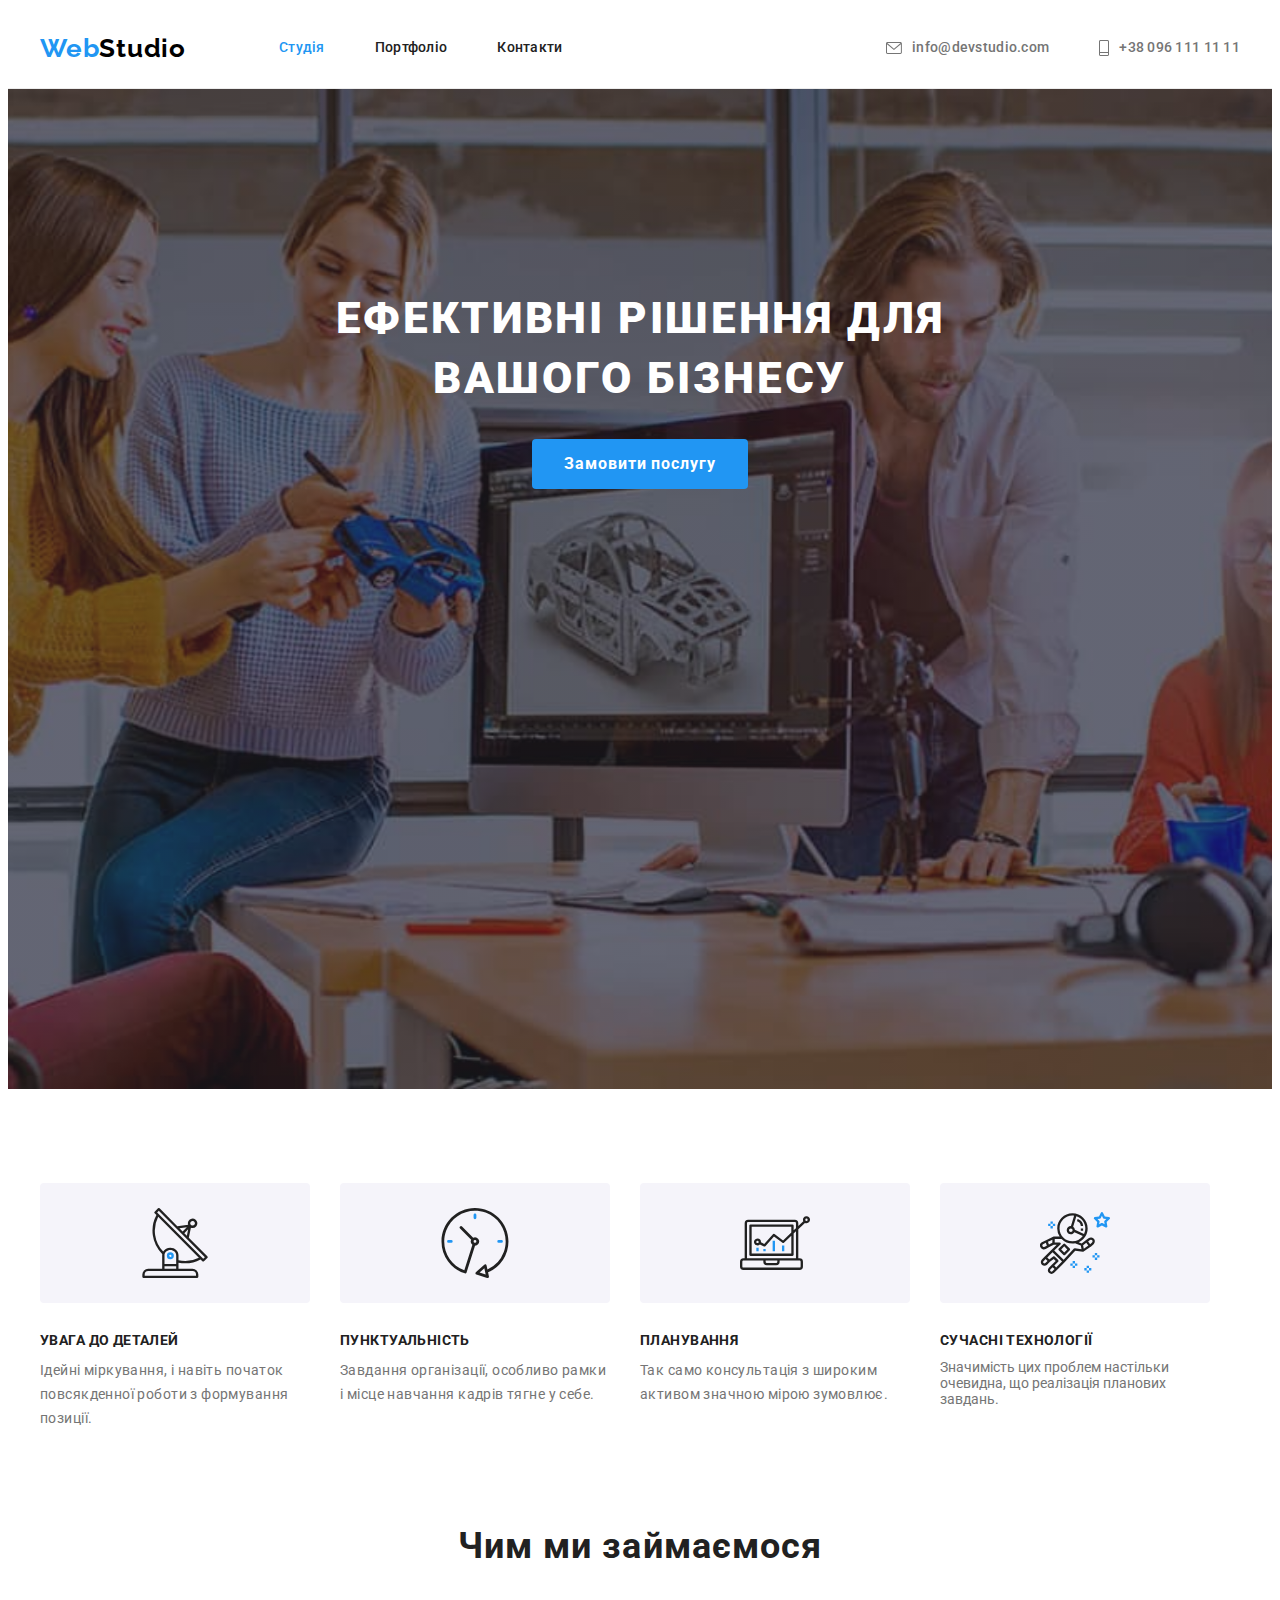
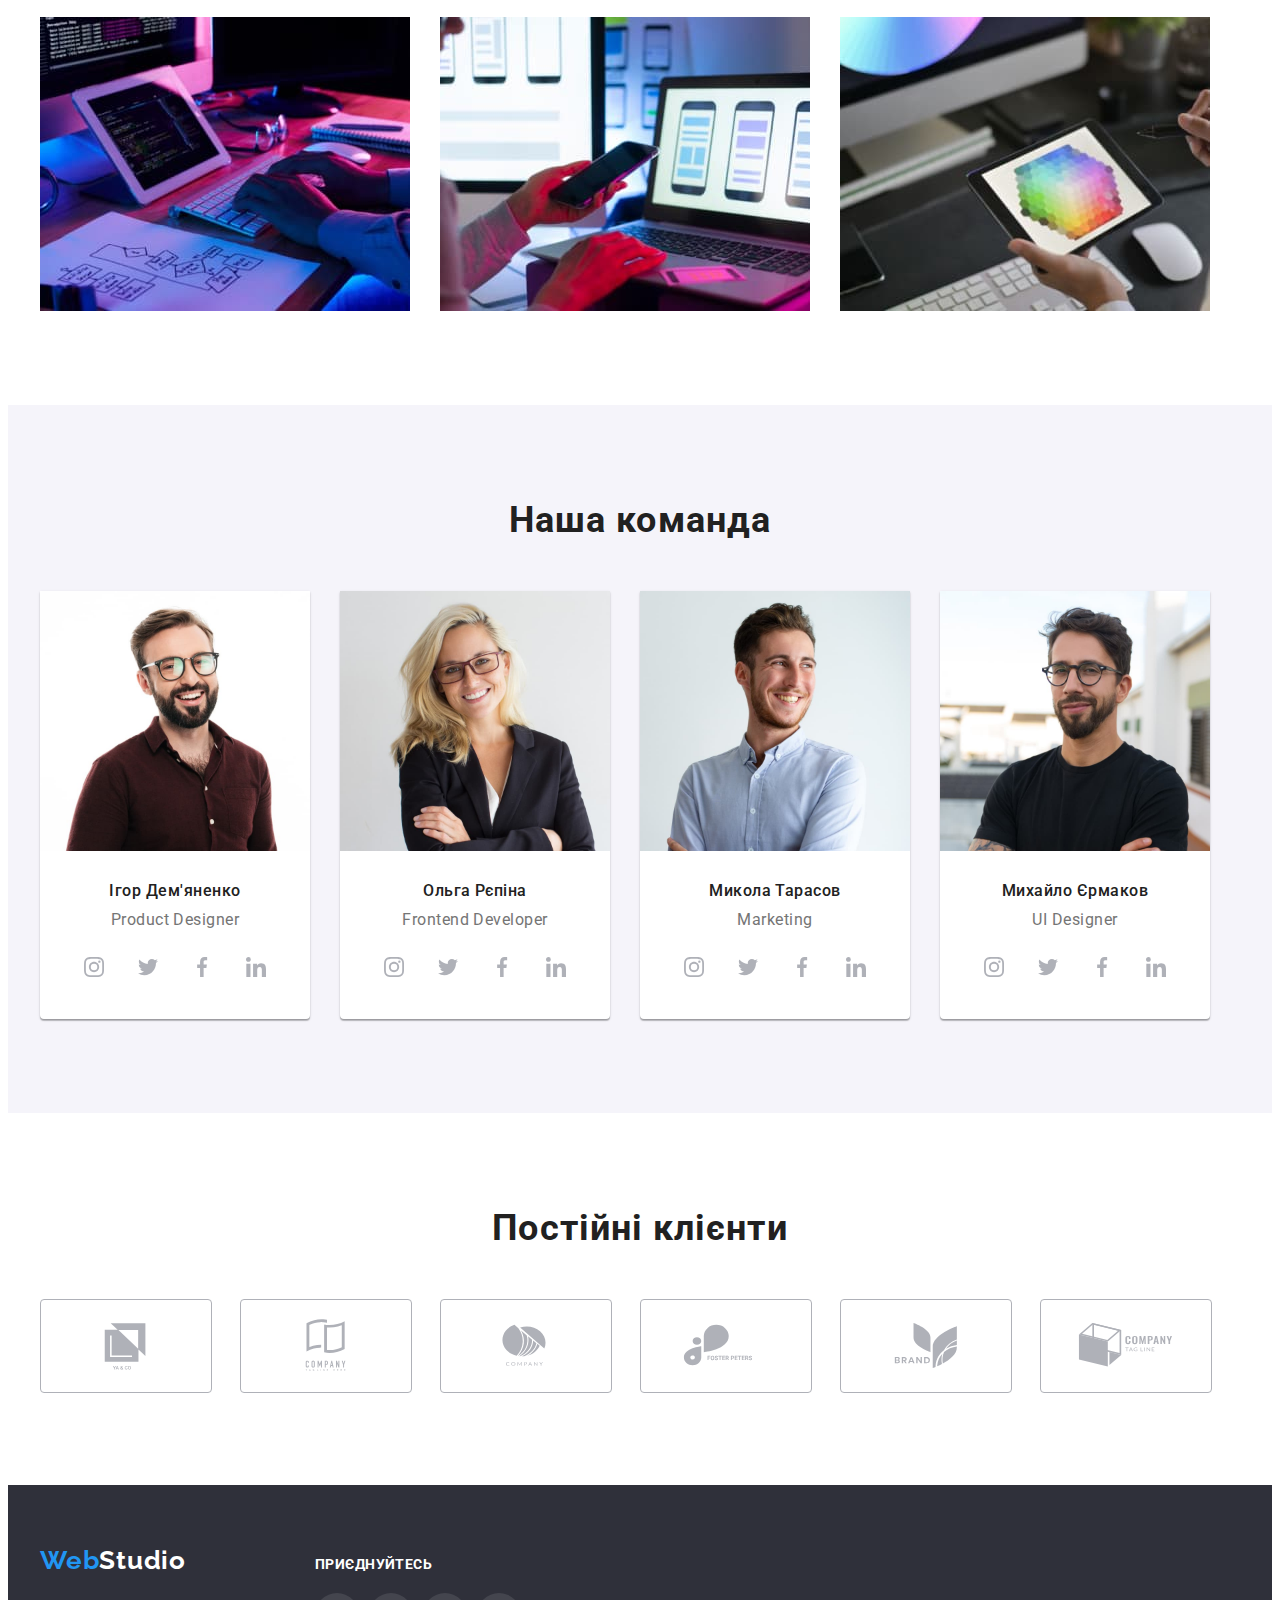
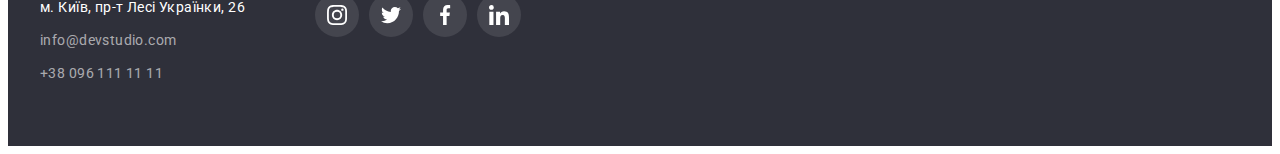
<file: index.html>
<!DOCTYPE html>
<html lang="uk">
  <head>
    <meta charset="UTF-8" />
    <meta http-equiv="X-UA-Compatible" content="IE=edge" />
    <meta name="viewport" content="width=device-width, initial-scale=1.0" />
    <title>WebStudio</title>
    <link rel="preconnect" href="https://fonts.googleapis.com" />
    <link rel="preconnect" href="https://fonts.gstatic.com" crossorigin />
    <link
      href="https://fonts.googleapis.com/css2?family=Raleway:wght@700&family=Roboto:wght@400;500;700;900&display=swap"
      rel="stylesheet"
    />
    <link
      rel="stylesheet"
      href="https://cdnjs.cloudflare.com/ajax/libs/modern-normalize/1.1.0/modern-normalize.min.css"
      integrity="sha512-wpPYUAdjBVSE4KJnH1VR1HeZfpl1ub8YT/NKx4PuQ5NmX2tKuGu6U/JRp5y+Y8XG2tV+wKQpNHVUX03MfMFn9Q=="
      crossorigin="anonymous"
      referrerpolicy="no-referrer"
    />
    <link rel="stylesheet" href="./css/styles.css" />
  </head>
  <body>
    <header class="header">
      <div class="container">
        <nav class="header-navigation">
          <a class="header-logo" href="./index.html"
            >Web<span class="right-part">Studio</span></a
          >
          <ul class="site-nav list">
            <li class="nav-item">
              <a class="nav-link current" href="./index.html">Студія</a>
            </li>
            <li class="nav-item">
              <a class="nav-link" href="./portfolio.html">Портфоліо</a>
            </li>
            <li class="nav-item">
              <a class="nav-link" href="#">Контакти</a>
            </li>
          </ul>
        </nav>
        <ul class="contact-list list">
          <li class="item">
            <a class="link" href="mailto:info@devstudio.com"
              ><svg class="icon" width="16" height="12">
                <use href="./images/icons.svg#icon-email"></use></svg
              >info@devstudio.com</a
            >
          </li>
          <li class="item">
            <a class="link" href="tel:+380961111111"
              ><svg class="icon" width="10" height="16">
                <use href="./images/icons.svg#icon-phone"></use></svg
              >+38 096 111 11 11</a
            >
          </li>
        </ul>
      </div>
    </header>
    <main>
      <section class="hero">
        <div class="container">
          <h1 class="hero-title">Ефективні рішення для вашого бізнесу</h1>
          <button class="hero-btn" type="button">Замовити послугу</button>
        </div>
      </section>
      <section class="features section">
        <div class="container">
          <h2 class="section-title visually-hidden">Особливості</h2>
          <ul class="features-list list">
            <li class="feature-item">
              <div class="feature-icon-wrap">
                <svg class="feature-icon" width="70" height="70">
                  <use href="./images/icons.svg#icon-antenna"></use>
                </svg>
              </div>
              <h3 class="feature-title">Увага до деталей</h3>
              <p class="feature-descr">
                Ідейні міркування, і навіть початок повсякденної роботи з
                формування позиції.
              </p>
            </li>
            <li class="feature-item">
              <div class="feature-icon-wrap">
                <svg class="feature-icon" width="70" height="70">
                  <use href="./images/icons.svg#icon-clock"></use>
                </svg>
              </div>
              <h3 class="feature-title">Пунктуальність</h3>
              <p class="feature-descr">
                Завдання організації, особливо рамки і місце навчання кадрів
                тягне у себе.
              </p>
            </li>
            <li class="feature-item">
              <div class="feature-icon-wrap">
                <svg class="feature-icon" width="70" height="70">
                  <use href="./images/icons.svg#icon-diagram"></use>
                </svg>
              </div>
              <h3 class="feature-title">Планування</h3>
              <p class="feature-descr">
                Так само консультація з широким активом значною мірою зумовлює.
              </p>
            </li>
            <li class="feature-item">
              <div class="feature-icon-wrap">
                <svg class="feature-icon" width="70" height="70">
                  <use href="./images/icons.svg#icon-astronaut"></use>
                </svg>
              </div>
              <h3 class="feature-title">Сучасні технології</h3>
              <p>
                Значимість цих проблем настільки очевидна, що реалізація
                планових завдань.
              </p>
            </li>
          </ul>
        </div>
      </section>
      <section class="section-work section">
        <div class="container">
          <h2 class="section-title">Чим ми займаємося</h2>
          <ul class="work-list list">
            <li class="work-item">
              <img
                src="./images/type-work-1.jpg"
                alt="Складання алгоритму роботи"
                width="370"
              />
            </li>
            <li class="work-item">
              <img
                src="./images/type-work-2.jpg"
                alt="Мобільні пристрої"
                width="370"
              />
            </li>
            <li class="work-item">
              <img src="./images/type-work-3.jpg" alt="Планшети" width="370" />
            </li>
          </ul>
        </div>
      </section>
      <section class="section-command section">
        <div class="container">
          <h2 class="section-title">Наша команда</h2>
          <ul class="members-list list">
            <li class="member-item">
              <img
                class="member-img"
                src="./images/member-1.jpg"
                alt="Ігор Дем'яненко"
                width="270"
              />
              <div class="member-info">
                <h3 class="member-title">Ігор Дем'яненко</h3>
                <p class="member-descr" lang="en">Product Designer</p>
                <ul class="member-icons list">
                  <li class="member-icon-item">
                    <a class="member-icon-link" href="#">
                      <svg class="member-icon">
                        <use href="./images/icons.svg#icon-instagram"></use>
                      </svg>
                    </a>
                  </li>
                  <li class="member-icon-item">
                    <a class="member-icon-link" href="#">
                      <svg class="member-icon">
                        <use href="./images/icons.svg#icon-twitter"></use>
                      </svg>
                    </a>
                  </li>
                  <li class="member-icon-item">
                    <a class="member-icon-link" href="#">
                      <svg class="member-icon">
                        <use href="./images/icons.svg#icon-facebook"></use>
                      </svg>
                    </a>
                  </li>
                  <li class="member-icon-item">
                    <a class="member-icon-link" href="#">
                      <svg class="member-icon">
                        <use href="./images/icons.svg#icon-linkedin"></use>
                      </svg>
                    </a>
                  </li>
                </ul>
              </div>
            </li>
            <li class="member-item">
              <img
                class="member-img"
                src="./images/member-2.jpg"
                alt="Ольга Рєпіна"
                width="270"
              />
              <div class="member-info">
                <h3 class="member-title">Ольга Рєпіна</h3>
                <p class="member-descr" lang="en">Frontend Developer</p>
                <ul class="member-icons list">
                  <li class="member-icon-item">
                    <a class="member-icon-link" href="#">
                      <svg class="member-icon">
                        <use href="./images/icons.svg#icon-instagram"></use>
                      </svg>
                    </a>
                  </li>
                  <li class="member-icon-item">
                    <a class="member-icon-link" href="#">
                      <svg class="member-icon">
                        <use href="./images/icons.svg#icon-twitter"></use>
                      </svg>
                    </a>
                  </li>
                  <li class="member-icon-item">
                    <a class="member-icon-link" href="#">
                      <svg class="member-icon">
                        <use href="./images/icons.svg#icon-facebook"></use>
                      </svg>
                    </a>
                  </li>
                  <li class="member-icon-item">
                    <a class="member-icon-link" href="#">
                      <svg class="member-icon">
                        <use href="./images/icons.svg#icon-linkedin"></use>
                      </svg>
                    </a>
                  </li>
                </ul>
              </div>
            </li>
            <li class="member-item">
              <img
                class="member-img"
                src="./images/member-3.jpg"
                alt="Микола Тарасов"
                width="270"
              />
              <div class="member-info">
                <h3 class="member-title">Микола Тарасов</h3>
                <p class="member-descr" lang="en">Marketing</p>
                <ul class="member-icons list">
                  <li class="member-icon-item">
                    <a class="member-icon-link" href="#">
                      <svg class="member-icon">
                        <use href="./images/icons.svg#icon-instagram"></use>
                      </svg>
                    </a>
                  </li>
                  <li class="member-icon-item">
                    <a class="member-icon-link" href="#">
                      <svg class="member-icon">
                        <use href="./images/icons.svg#icon-twitter"></use>
                      </svg>
                    </a>
                  </li>
                  <li class="member-icon-item">
                    <a class="member-icon-link" href="#">
                      <svg class="member-icon">
                        <use href="./images/icons.svg#icon-facebook"></use>
                      </svg>
                    </a>
                  </li>
                  <li class="member-icon-item">
                    <a class="member-icon-link" href="#">
                      <svg class="member-icon">
                        <use href="./images/icons.svg#icon-linkedin"></use>
                      </svg>
                    </a>
                  </li>
                </ul>
              </div>
            </li>
            <li class="member-item">
              <img
                class="member-img"
                src="./images/member-4.jpg"
                alt="Михайло Єрмаков"
                width="270"
              />
              <div class="member-info">
                <h3 class="member-title">Михайло Єрмаков</h3>
                <p class="member-descr" lang="en">UI Designer</p>
                <ul class="member-icons list">
                  <li class="member-icon-item">
                    <a class="member-icon-link" href="#">
                      <svg class="member-icon">
                        <use href="./images/icons.svg#icon-instagram"></use>
                      </svg>
                    </a>
                  </li>
                  <li class="member-icon-item">
                    <a class="member-icon-link" href="#">
                      <svg class="member-icon">
                        <use href="./images/icons.svg#icon-twitter"></use>
                      </svg>
                    </a>
                  </li>
                  <li class="member-icon-item">
                    <a class="member-icon-link" href="#">
                      <svg class="member-icon">
                        <use href="./images/icons.svg#icon-facebook"></use>
                      </svg>
                    </a>
                  </li>
                  <li class="member-icon-item">
                    <a class="member-icon-link" href="#">
                      <svg class="member-icon">
                        <use href="./images/icons.svg#icon-linkedin"></use>
                      </svg>
                    </a>
                  </li>
                </ul>
              </div>
            </li>
          </ul>
        </div>
      </section>
      <section class="section">
        <div class="container">
          <h2 class="section-title">Постійні клієнти</h2>
          <ul class="client-list list">
            <li class="client-item">
              <a class="client-link" href="#">
                <svg class="client-icon">
                  <use href="./images/icons.svg#icon-client-1"></use>
                </svg>
              </a>
            </li>
            <li class="client-item">
              <a class="client-link" href="#">
                <svg class="client-icon">
                  <use href="./images/icons.svg#icon-client-2"></use>
                </svg>
              </a>
            </li>
            <li class="client-item">
              <a class="client-link" href="#">
                <svg class="client-icon">
                  <use href="./images/icons.svg#icon-client-3"></use>
                </svg>
              </a>
            </li>
            <li class="client-item">
              <a class="client-link" href="#">
                <svg class="client-icon">
                  <use href="./images/icons.svg#icon-client-4"></use>
                </svg>
              </a>
            </li>
            <li class="client-item">
              <a class="client-link" href="#">
                <svg class="client-icon">
                  <use href="./images/icons.svg#icon-client-5"></use>
                </svg>
              </a>
            </li>
            <li class="client-item">
              <a class="client-link" href="#">
                <svg class="client-icon">
                  <use href="./images/icons.svg#icon-client-6"></use>
                </svg>
              </a>
            </li>
          </ul>
        </div>
      </section>
    </main>
    <footer class="footer">
      <div class="footer-container container">
        <div class="footer-address-block">
          <a class="footer-logo" href="./index.html"
            >Web<span class="right-part">Studio</span></a
          >
          <address>
            <ul class="address-list list">
              <li class="item">
                <a
                  class="link"
                  href="https://goo.gl/maps/juobPnAC9SNeync3A"
                  target="_blank"
                  rel="noopener noreferrer nofollow"
                  >м. Київ, пр-т Лесі Українки, 26</a
                >
              </li>
              <li class="item">
                <a class="contact-link link" href="mailto:info@devstudio.com"
                  >info@devstudio.com</a
                >
              </li>
              <li class="item">
                <a class="contact-link link" href="tel:+380961111111"
                  >+38 096 111 11 11</a
                >
              </li>
            </ul>
          </address>
        </div>
        <div class="footer-social-block">
          <p class="social-block-title">Приєднуйтесь</p>
          <ul class="social-icons list">
            <li class="social-icon-item">
              <a class="social-icon-link" href="#">
                <svg class="social-icon">
                  <use href="./images/icons.svg#icon-instagram"></use>
                </svg>
              </a>
            </li>
            <li class="social-icon-item">
              <a class="social-icon-link" href="#">
                <svg class="social-icon">
                  <use href="./images/icons.svg#icon-twitter"></use>
                </svg>
              </a>
            </li>
            <li class="social-icon-item">
              <a class="social-icon-link" href="#">
                <svg class="social-icon">
                  <use href="./images/icons.svg#icon-facebook"></use>
                </svg>
              </a>
            </li>
            <li class="social-icon-item">
              <a class="social-icon-link" href="#">
                <svg class="social-icon">
                  <use href="./images/icons.svg#icon-linkedin"></use>
                </svg>
              </a>
            </li>
          </ul>
        </div>
      </div>
    </footer>
  </body>
</html>
</file>
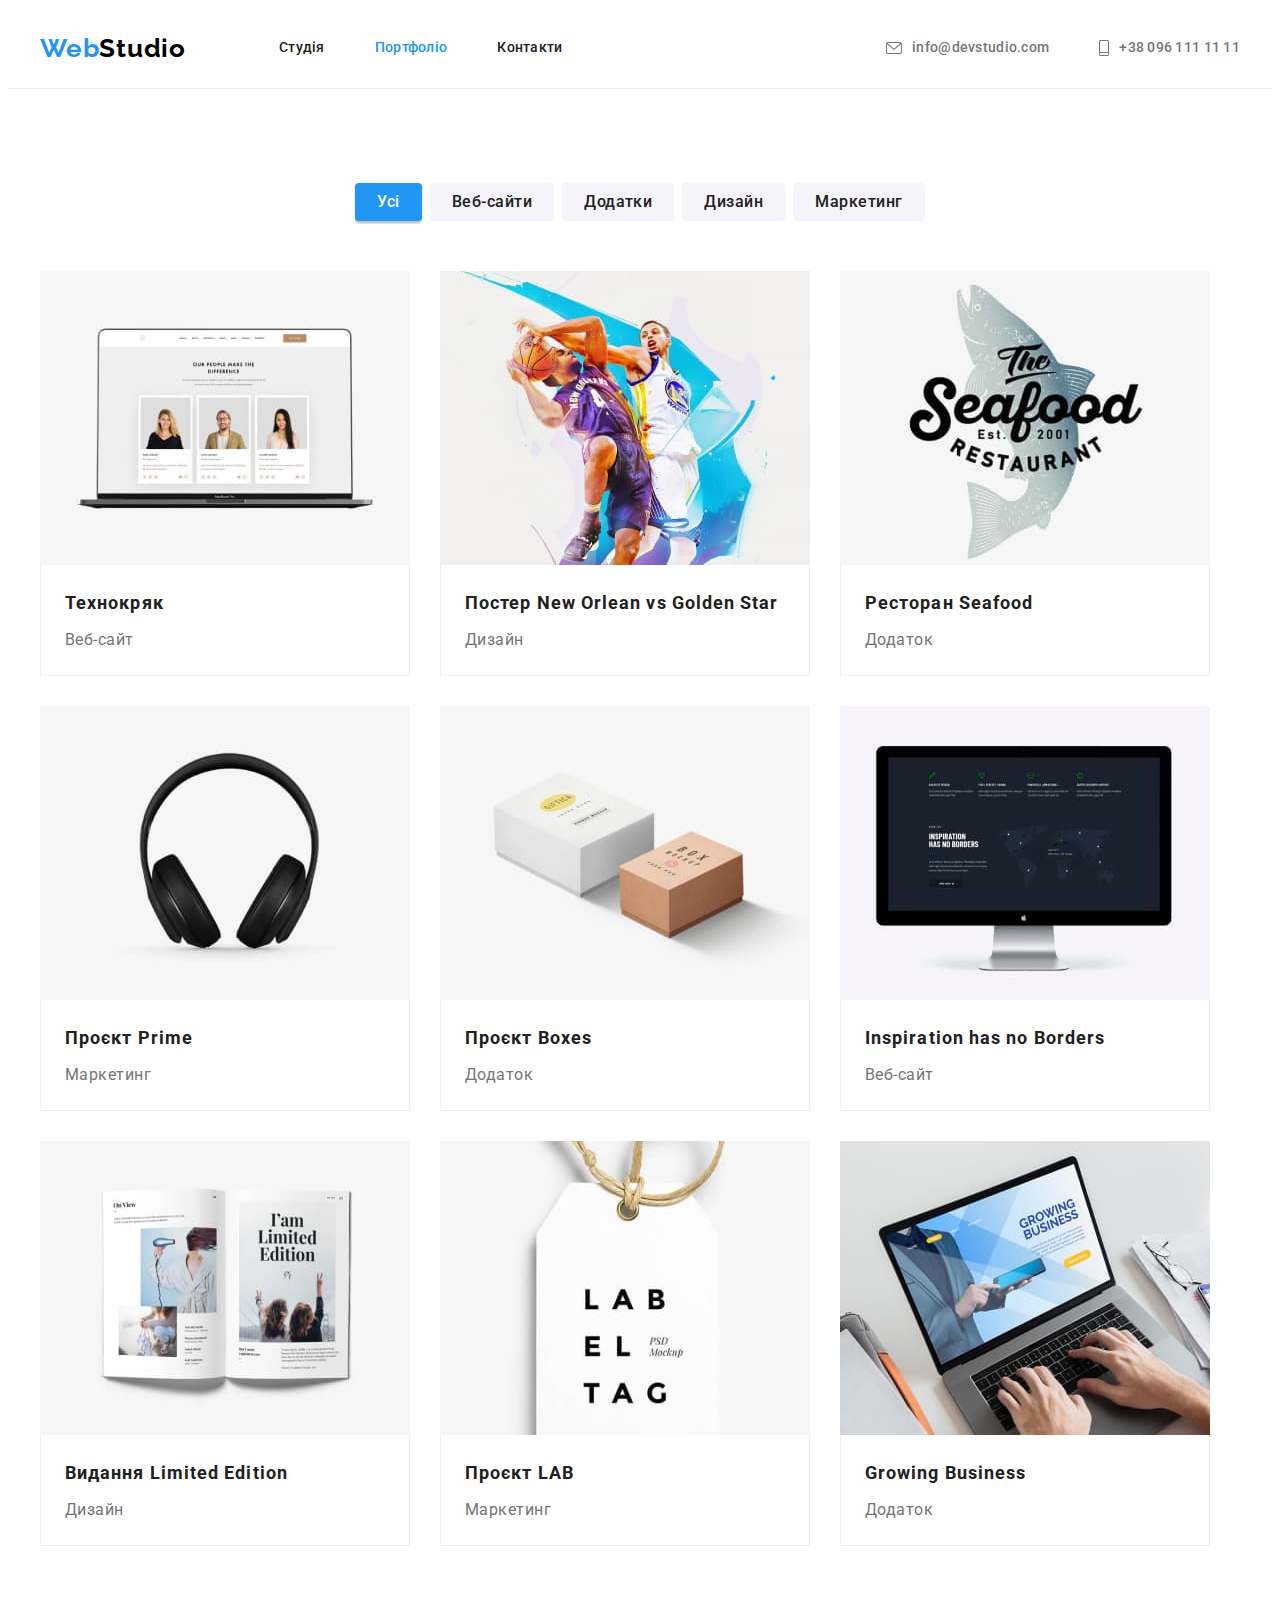
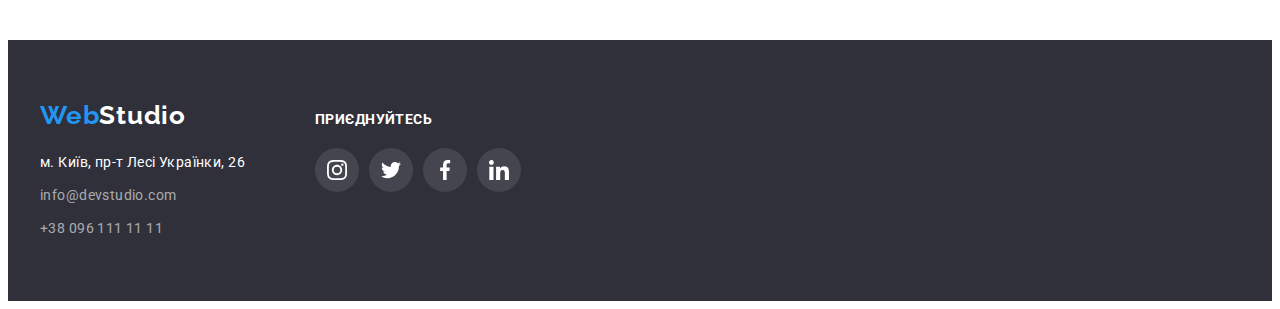
<file: portfolio.html>
<!DOCTYPE html>
<html lang="uk">
  <head>
    <meta charset="UTF-8" />
    <meta http-equiv="X-UA-Compatible" content="IE=edge" />
    <meta name="viewport" content="width=device-width, initial-scale=1.0" />
    <title>Портфоліо</title>
    <link rel="preconnect" href="https://fonts.googleapis.com" />
    <link rel="preconnect" href="https://fonts.gstatic.com" crossorigin />
    <link
      href="https://fonts.googleapis.com/css2?family=Raleway:wght@700&family=Roboto:wght@400;500;700;900&display=swap"
      rel="stylesheet"
    />
    <link
      rel="stylesheet"
      href="https://cdnjs.cloudflare.com/ajax/libs/modern-normalize/1.1.0/modern-normalize.min.css"
      integrity="sha512-wpPYUAdjBVSE4KJnH1VR1HeZfpl1ub8YT/NKx4PuQ5NmX2tKuGu6U/JRp5y+Y8XG2tV+wKQpNHVUX03MfMFn9Q=="
      crossorigin="anonymous"
      referrerpolicy="no-referrer"
    />
    <link rel="stylesheet" href="./css/styles.css" />
  </head>
  <body>
    <header class="header">
      <div class="container">
        <nav class="header-navigation">
          <a class="header-logo" href="./index.html"
            >Web<span class="right-part">Studio</span></a
          >
          <ul class="site-nav list">
            <li class="nav-item">
              <a class="nav-link" href="./index.html">Студія</a>
            </li>
            <li class="nav-item">
              <a class="nav-link current" href="./portfolio.html">Портфоліо</a>
            </li>
            <li class="nav-item">
              <a class="nav-link" href="#">Контакти</a>
            </li>
          </ul>
        </nav>
        <ul class="contact-list list">
          <li class="item">
            <a class="link" href="mailto:info@devstudio.com"
              ><svg class="icon" width="16" height="12">
                <use href="./images/icons.svg#icon-email"></use></svg
              >info@devstudio.com</a
            >
          </li>
          <li class="item">
            <a class="link" href="tel:+380961111111"
              ><svg class="icon" width="10" height="16">
                <use href="./images/icons.svg#icon-phone"></use></svg
              >+38 096 111 11 11</a
            >
          </li>
        </ul>
      </div>
    </header>
    <main>
      <section class="section">
        <div class="container">
          <h1 class="visually-hidden">Portfolio</h1>
          <ul class="portfolio-btn-list list">
            <li class="portfolio-btn-item">
              <button class="portfolio-btn current" type="button">Усі</button>
            </li>
            <li class="portfolio-btn-item">
              <button class="portfolio-btn" type="button">Веб-сайти</button>
            </li>
            <li class="portfolio-btn-item">
              <button class="portfolio-btn" type="button">Додатки</button>
            </li>
            <li class="portfolio-btn-item">
              <button class="portfolio-btn" type="button">Дизайн</button>
            </li>
            <li class="portfolio-btn-item">
              <button class="portfolio-btn" type="button">Маркетинг</button>
            </li>
          </ul>

          <ul class="portfolio-list list">
            <li class="portfolio-item">
              <a class="portfolio-link" href="#">
                <img
                  class="portfolio-img"
                  src="./images/project-1.jpg"
                  alt="Технокряк"
                  width="370"
                />
                <div class="portfolio-info">
                  <h2 class="portfolio-title">Технокряк</h2>
                  <p class="portfolio-descr">Веб-сайт</p>
                </div>
              </a>
            </li>
            <li class="portfolio-item">
              <a class="portfolio-link" href="#">
                <img
                  class="portfolio-img"
                  src="./images/project-2.jpg"
                  alt="Постер"
                  width="370"
                />
                <div class="portfolio-info">
                  <h2 class="portfolio-title">
                    Постер New Orlean vs Golden Star
                  </h2>
                  <p class="portfolio-descr">Дизайн</p>
                </div>
              </a>
            </li>
            <li class="portfolio-item">
              <a class="portfolio-link" href="#">
                <img
                  class="portfolio-img"
                  src="./images/project-3.jpg"
                  alt="Ресторан морской еды"
                  width="370"
                />
                <div class="portfolio-info">
                  <h2 class="portfolio-title">Ресторан Seafood</h2>
                  <p class="portfolio-descr">Додаток</p>
                </div>
              </a>
            </li>
            <li class="portfolio-item">
              <a class="portfolio-link" href="#">
                <img
                  class="portfolio-img"
                  src="./images/project-4.jpg"
                  alt="Проєкт Prime"
                  width="370"
                />
                <div class="portfolio-info">
                  <h2 class="portfolio-title">Проєкт Prime</h2>
                  <p class="portfolio-descr">Маркетинг</p>
                </div>
              </a>
            </li>
            <li class="portfolio-item">
              <a class="portfolio-link" href="#">
                <img
                  class="portfolio-img"
                  src="./images/project-5.jpg"
                  alt="Проєкт Boxes"
                  width="370"
                />
                <div class="portfolio-info">
                  <h2 class="portfolio-title">Проєкт Boxes</h2>
                  <p class="portfolio-descr">Додаток</p>
                </div>
              </a>
            </li>
            <li class="portfolio-item">
              <a class="portfolio-link" href="#">
                <img
                  class="portfolio-img"
                  src="./images/project-6.jpg"
                  alt="Сторінка сайту"
                  width="370"
                />
                <div class="portfolio-info">
                  <h2 class="portfolio-title">Inspiration has no Borders</h2>
                  <p class="portfolio-descr">Веб-сайт</p>
                </div>
              </a>
            </li>
            <li class="portfolio-item">
              <a class="portfolio-link" href="#">
                <img
                  class="portfolio-img"
                  src="./images/project-7.jpg"
                  alt="Видання Limited Edition"
                  width="370"
                />
                <div class="portfolio-info">
                  <h2 class="portfolio-title">Видання Limited Edition</h2>
                  <p class="portfolio-descr">Дизайн</p>
                </div>
              </a>
            </li>
            <li class="portfolio-item">
              <a class="portfolio-link" href="#">
                <img
                  class="portfolio-img"
                  src="./images/project-8.jpg"
                  alt="Проєкт LAB"
                  width="370"
                />
                <div class="portfolio-info">
                  <h2 class="portfolio-title">Проєкт LAB</h2>
                  <p class="portfolio-descr">Маркетинг</p>
                </div>
              </a>
            </li>
            <li class="portfolio-item">
              <a class="portfolio-link" href="#">
                <img
                  class="portfolio-img"
                  src="./images/project-9.jpg"
                  alt="Growing Business"
                  width="370"
                />
                <div class="portfolio-info">
                  <h2 class="portfolio-title">Growing Business</h2>
                  <p class="portfolio-descr">Додаток</p>
                </div>
              </a>
            </li>
          </ul>
        </div>
      </section>
    </main>
    <footer class="footer">
      <div class="footer-container container">
        <div class="footer-address-block">
          <a class="footer-logo" href="./index.html"
            >Web<span class="right-part">Studio</span></a
          >
          <address>
            <ul class="address-list list">
              <li class="item">
                <a
                  class="link"
                  href="https://goo.gl/maps/juobPnAC9SNeync3A"
                  target="_blank"
                  rel="noopener noreferrer nofollow"
                  >м. Київ, пр-т Лесі Українки, 26</a
                >
              </li>
              <li class="item">
                <a class="contact-link link" href="mailto:info@devstudio.com"
                  >info@devstudio.com</a
                >
              </li>
              <li class="item">
                <a class="contact-link link" href="tel:+380961111111"
                  >+38 096 111 11 11</a
                >
              </li>
            </ul>
          </address>
        </div>
        <div class="footer-social-block">
          <p class="social-block-title">Приєднуйтесь</p>
          <ul class="social-icons list">
            <li class="social-icon-item">
              <a class="social-icon-link" href="#">
                <svg class="social-icon">
                  <use href="./images/icons.svg#icon-instagram"></use>
                </svg>
              </a>
            </li>
            <li class="social-icon-item">
              <a class="social-icon-link" href="#">
                <svg class="social-icon">
                  <use href="./images/icons.svg#icon-twitter"></use>
                </svg>
              </a>
            </li>
            <li class="social-icon-item">
              <a class="social-icon-link" href="#">
                <svg class="social-icon">
                  <use href="./images/icons.svg#icon-facebook"></use>
                </svg>
              </a>
            </li>
            <li class="social-icon-item">
              <a class="social-icon-link" href="#">
                <svg class="social-icon">
                  <use href="./images/icons.svg#icon-linkedin"></use>
                </svg>
              </a>
            </li>
          </ul>
        </div>
      </div>
    </footer>
  </body>
</html>
</file>
<file: css/styles.css>
:root {
    --primary-text-color: #757575;
    --title-text-color: #212121;
    --accent-color: #2196f3;
    --accent-active-color: #188CE8;
    --primary-white-color: #ffffff;
    --primary-black-color: #000000;
    --dark-bg-color: #2f303a;
    --light-bg-color: #f5f4fa;
    --hero-gradient-color: rgba(47, 48, 58, 0.4);
    --icon-bg-color: #afb1b8;
}

body {
    font-family: 'Roboto', sans-serif;
    font-size: 14px;
    background-color: var(--primary-white-color);
    color: var(--primary-text-color);
}

p,
h1,
h2,
h3,
h4,
h5,
h6 {
    margin: 0;
}

ul,
ol {
    margin: 0;
    padding-left: 0;
}

button {
    cursor: pointer;
}

address {
    font-style: normal;
}

img {
    display: block;
    max-width: 100%;
    height: auto;
}

.list {
    list-style: none;
}

.container {
    width: 1200px;
    padding-left: 15px;
    padding-right: 15px;
    margin: 0 auto;
}

.section {
    padding-top: 94px;
    padding-bottom: 94px;
}

/* Сховати текст */
.visually-hidden {
    position: absolute;
    white-space: nowrap;
    width: 1px;
    height: 1px;
    overflow: hidden;
    border: 0;
    padding: 0;
    clip: rect(0 0 0 0);
    clip-path: inset(50%);
    margin: -1px;
}

.header {
    border-bottom: 1px solid #ececec;
}

.header .container {
    display: flex;
    align-items: center;
}

.header-navigation {
    display: flex;
    align-items: center;

    margin-right: auto;
}

/*---------Логотип---------------------*/
.header-logo {
    display: block;
    margin-right: 93px;

    font-family: 'Raleway', sans-serif;
    font-weight: 700;
    font-size: 26px;
    line-height: 1.19;
    letter-spacing: 0.03em;
    color: var(--accent-color);
    text-decoration: none;
}

.header-logo .right-part {
    color: var(--primary-black-color);
}

/*--------Головне меню-----------------*/
.site-nav {
    display: flex;
}

.nav-item:not(:last-child) {
    margin-right: 50px;
}

.nav-link {
    display: block;
    padding-top: 32px;
    padding-bottom: 32px;

    font-weight: 500;       
    line-height: 1.14;
    letter-spacing: 0.02em;
    color: var(--title-text-color);
    text-decoration: none;
}

.nav-link:hover,
.nav-link:focus {
    color: var(--accent-color);
}

.nav-link.current {
    color: var(--accent-color);
}

/*--------Контакти у шапці праворуч----------*/
.contact-list {
    display: flex;
    align-items: stretch;
}

.contact-list .item:not(:last-child) {
    margin-right: 50px;
}

.contact-list .link {
    display: flex;
    align-items: center;
    padding-top: 32px;
    padding-bottom: 32px;

    font-weight: 500;
    line-height: 1.14;
    letter-spacing: 0.02em;
    color: var(--primary-text-color);
    text-decoration: none;
}

.contact-list .link:hover,
.contact-list .link:focus {
    color: var(--accent-color);
}

.contact-list .icon {
    margin-right: 10px;

    fill: currentColor;
}

/*--------Заголовок секції-----------------*/
.section-title {
    margin-bottom: 50px;

    font-weight: 700;
    font-size: 36px;
    line-height: 1.17;
    text-align: center;
    letter-spacing: 0.03em;
    color: var(--title-text-color);
}

/*-----------------Герой-----------------*/
.hero {
    max-width: 1600px;
    height: 600px;
    margin: 0 auto;
    padding-top: 200px;
    padding-bottom: 200px;
    
    text-align: center;
    background-image: linear-gradient(var(--hero-gradient-color), var(--hero-gradient-color)), url(../images/hero-bg.jpg);
    background-size: cover;
    background-position: center top;
    background-repeat: no-repeat;
}

.hero-title {
    width: 696px;
    margin: 0 auto 30px;
   
    font-weight: 900;
    font-size: 44px;
    line-height: 1.36;
    letter-spacing: 0.06em;
    text-transform: uppercase;
    color: var(--primary-white-color);
}

.hero-btn {
    padding-top: 10px;
    padding-bottom: 10px;
    padding-left: 32px;
    padding-right: 32px;
    font-family: inherit;
    font-weight: 700;
    font-size: 16px;
    line-height: 1.88;   
    text-align: center;
    letter-spacing: 0.06em;
    color: var(--primary-white-color);
    background-color: var(--accent-color);
    border-radius: 4px;
    border: none;
    cursor: pointer;
}

.hero-btn:hover,
.hero-btn:focus {
    background-color: var(--accent-active-color);
}

/*---------Особливості----------------*/
.features {
    padding-bottom: 0;
}

.features-list {
    display: flex;
}

.feature-item {
    width: 270px;
}

.feature-item:not(:last-child) {
    margin-right: 30px;
}

.feature-icon-wrap {
    display: flex;
    justify-content: center;
    align-items: center;

    width: 100%;
    height: 120px;
    margin-bottom: 30px;

    background: var(--light-bg-color);
    border-radius: 4px;
}

.feature-title {
    margin-bottom: 10px;

    font-size: 14px;
    line-height: 1.14;
    letter-spacing: 0.03em;
    text-transform: uppercase;
    color: var(--title-text-color);
}

.feature-descr {
    line-height: 1.71;
    letter-spacing: 0.03em;
}

/*---------Чим ми займаємося----------------*/
.work-list {
    display: flex;
}

.work-item {
    width: 370px;
}

.work-item:not(:last-child) {
    margin-right: 30px;
}
/*---------Наша команда----------------*/
.section-command {
    background-color: var(--light-bg-color);
}

.members-list {
    display: flex;
}

.member-item {
    width: 270px;
    background-color: var(--primary-white-color);
    box-shadow: 0px 1px 3px rgba(0, 0, 0, 0.12), 0px 1px 1px rgba(0, 0, 0, 0.14), 0px 2px 1px rgba(0, 0, 0, 0.2);
    border-radius: 0px 0px 4px 4px;
}

.member-item:not(:last-child) {
    margin-right: 30px;
}

.member-info {
    padding: 30px 32px;
}

.member-title {
    margin-bottom: 10px;

    font-weight: 500;
    font-size: 16px;
    line-height: 1.19;
    text-align: center;
    letter-spacing: 0.03em;
    color: var(--title-text-color);
}

.member-descr {
    margin-bottom: 16px;

    font-size: 16px;
    line-height: 1.19;
    text-align: center;
    letter-spacing: 0.03em;
}

.member-icons {
    display: flex;
}

.member-icon-item {
    width: 44px;
    height: 44px;
}

.member-icon-item:not(:last-child) {
    margin-right: 10px;
}

.member-icon-link {
    display: flex;
    justify-content: center;
    align-items: center;

    width: 100%;
    height: 100%;

    color: var(--icon-bg-color);
    border-radius: 50%;
}

.member-icon-link:hover,
.member-icon-link:focus {
    background-color: var(--accent-color);
    color: var(--primary-white-color);
}

.member-icon {
    width: 20px;
    height: 20px;

    fill: currentColor;
}

/*-----Клієнти -------------------*/
.client-list {
    display: flex;
}

.client-item {
    width: 170px;
    height: 92px;
}

.client-item:not(:last-child) {
    margin-right: 30px;
}

.client-link {
    display: flex;
    justify-content: center;
    align-items: center;

    width: 100%;
    height: 100%;

    border-width: 1px;
    border-style: solid; 
    border-color: var(--icon-bg-color);
    border-radius: 4px;
    color: var(--icon-bg-color);
}

.client-link:hover,
.client-link:focus {
    color: var(--accent-color);
    border-color: var(--accent-color);
}

.client-icon {
    width: 106px;
    height: 60px;

    fill: currentColor;
}

/*-------Портфоліо-----------*/
.portfolio-btn-list {
    display: flex;
    justify-content: center;

    margin-bottom: 50px;
}

.portfolio-btn-item:not(:last-child) {
    margin-right: 8px;
}

.portfolio-btn {
    padding-top: 6px;
    padding-bottom: 6px;
    padding-left: 22px;
    padding-right: 22px;
    font-family: inherit;
    font-weight: 500;
    font-size: 16px;
    line-height: 1.63;
    text-align: center;
    letter-spacing: 0.03em;
    color: var(--title-text-color);
    background-color: var(--light-bg-color);
    border-radius: 4px;
    border: none;
    cursor: pointer;
}

.portfolio-btn:hover,
.portfolio-btn:focus,
.portfolio-btn.current {
    color: var(--primary-white-color);
    background-color: var(--accent-color);
    box-shadow: 0px 3px 1px rgba(0, 0, 0, 0.1), 0px 1px 2px rgba(0, 0, 0, 0.08), 0px 2px 2px rgba(0, 0, 0, 0.12);
}

.portfolio-list {
    display: flex;
    flex-wrap: wrap;
    gap: 30px;
}

.portfolio-item {
    width: 370px;
}

.portfolio-link {
    display: block;

    text-decoration: none;
}

.portfolio-link:hover,
.portfolio-link:focus {
    box-shadow: 0px 1px 1px rgba(0, 0, 0, 0.12), 0px 4px 4px rgba(0, 0, 0, 0.06), 1px 4px 6px rgba(0, 0, 0, 0.16);
}

.portfolio-info {
    padding-top: 20px;
    padding-bottom: 20px;
    padding-left: 24px;
    padding-right: 24px;

    border-left: 1px solid #eeeeee;
    border-right: 1px solid #eeeeee;
    border-bottom: 1px solid #eeeeee;
}

.portfolio-title {
    margin-bottom: 4px;

    font-size: 18px;
    line-height: 2;
    letter-spacing: 0.06em;
    color: var(--title-text-color);
}

.portfolio-descr {
    font-size: 16px;
    line-height: 1.88;
    letter-spacing: 0.03em;
    color: var(--primary-text-color);
}
/*--------Подвал------------*/
.footer {
    padding-top: 60px;
    padding-bottom: 60px;

    background: var(--dark-bg-color);
}

.footer-container {
    display: flex;
    align-items: baseline;
}

.footer-address-block {
    margin-right: 70px;
}

.footer-logo {
    display: block;
    margin-bottom: 20px;

    font-family: 'Raleway';
    font-weight: 700;
    font-size: 26px;
    line-height: 1.19;
    letter-spacing: 0.03em;
    color: var(--accent-color);
    text-decoration: none;
}

.footer-logo .right-part {
    color: var(--primary-white-color);
}

.address-list .item:not(:last-child) {
    margin-bottom: 9px;
}

.address-list .link {
    font-style: normal;
    line-height: 1.71;
    letter-spacing: 0.03em;
    color: var(--primary-white-color);
    text-decoration: none;
}

.address-list .link:hover,
.address-list .link:focus {
    color: var(--accent-color);
}

.address-list .contact-link {
    color: rgba(255, 255, 255, 0.6);
}

.social-block-title {
    margin-bottom: 20px;

    font-weight: 700;
    line-height: 1.14;
    letter-spacing: 0.03em;
    text-transform: uppercase;
    
    color: var(--primary-white-color);
}

.social-icons {
    display: flex;
}

.social-icon-item {
    width: 44px;
    height: 44px;
}

.social-icon-item:not(:last-child) {
    margin-right: 10px;
}

.social-icon-link {
    display: flex;
    justify-content: center;
    align-items: center;

    width: 100%;
    height: 100%;

    background-color: rgba(255, 255, 255, 0.1);
    color: var(--primary-white-color);
    border-radius: 50%;
}

.social-icon-link:hover,
.social-icon-link:focus {
    background-color: var(--accent-color);
}

.social-icon {
    width: 20px;
    height: 20px;

    fill: currentColor;
}
</file>
